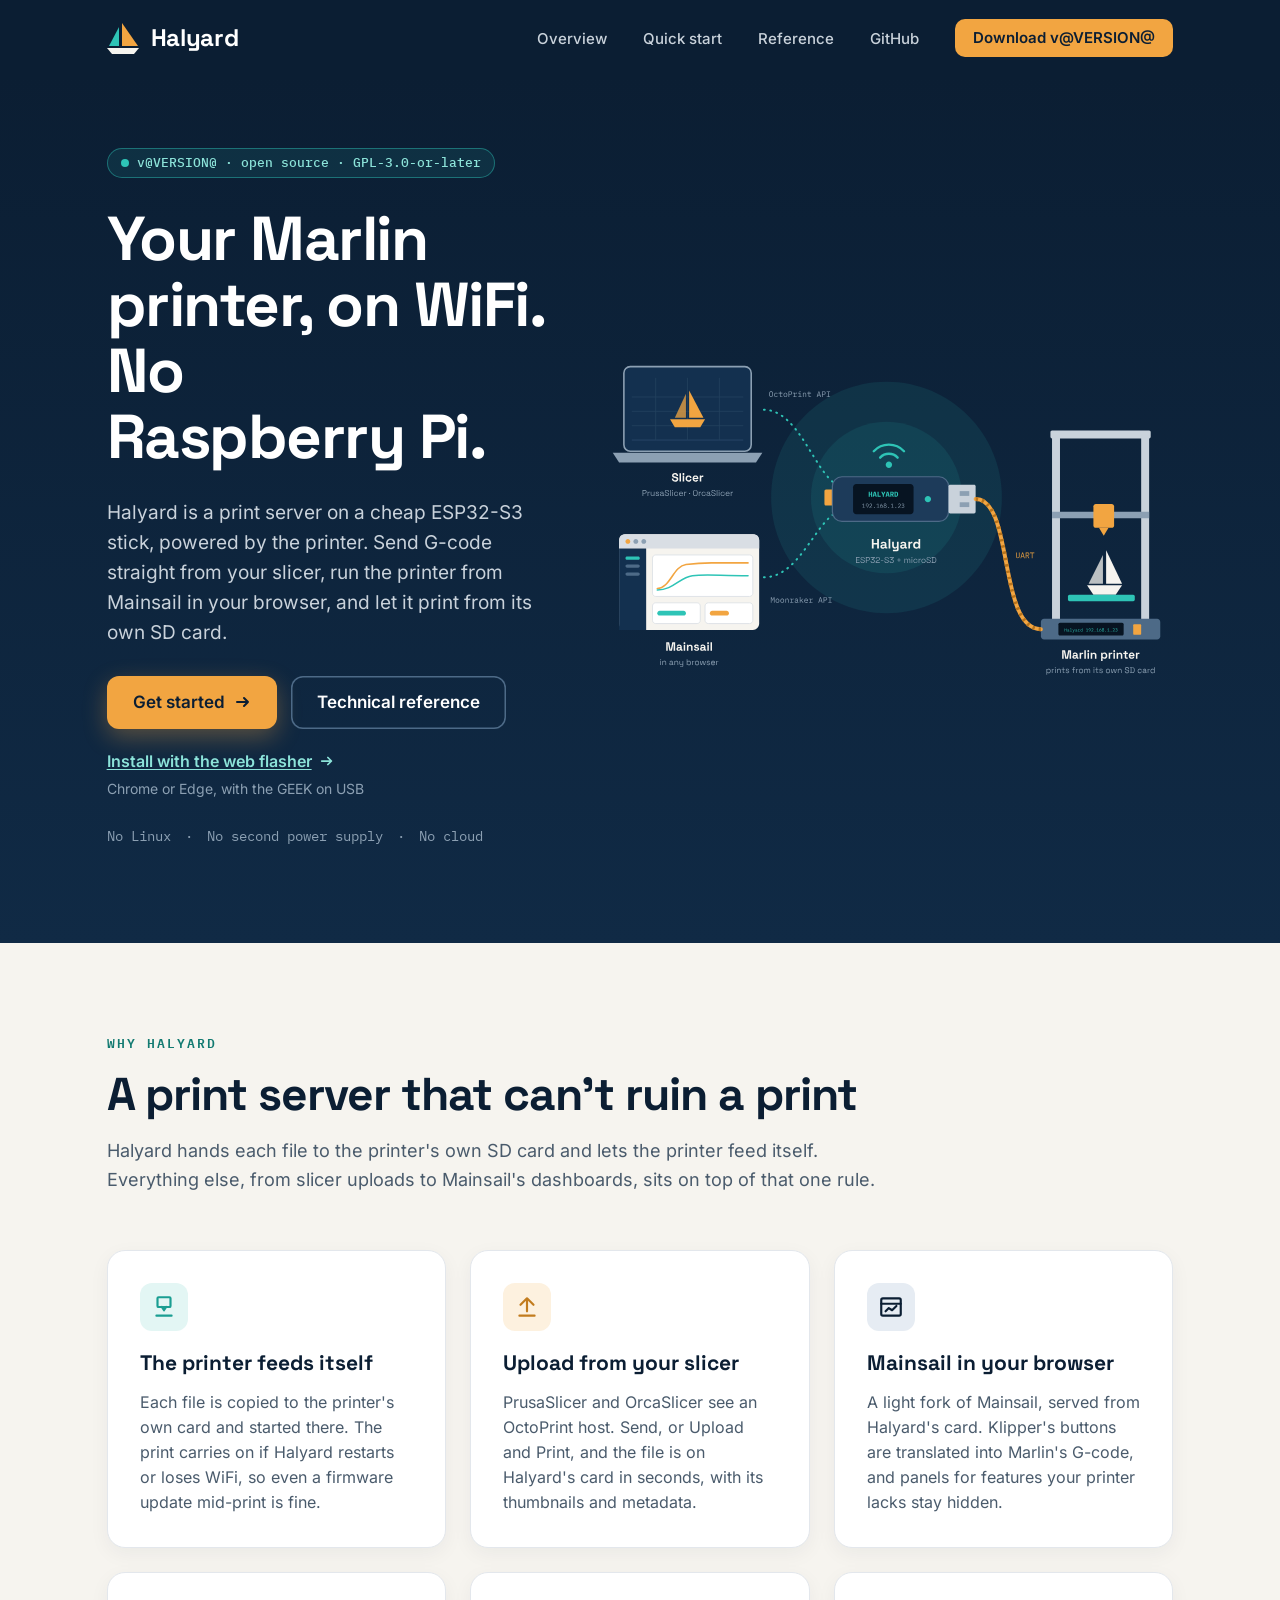
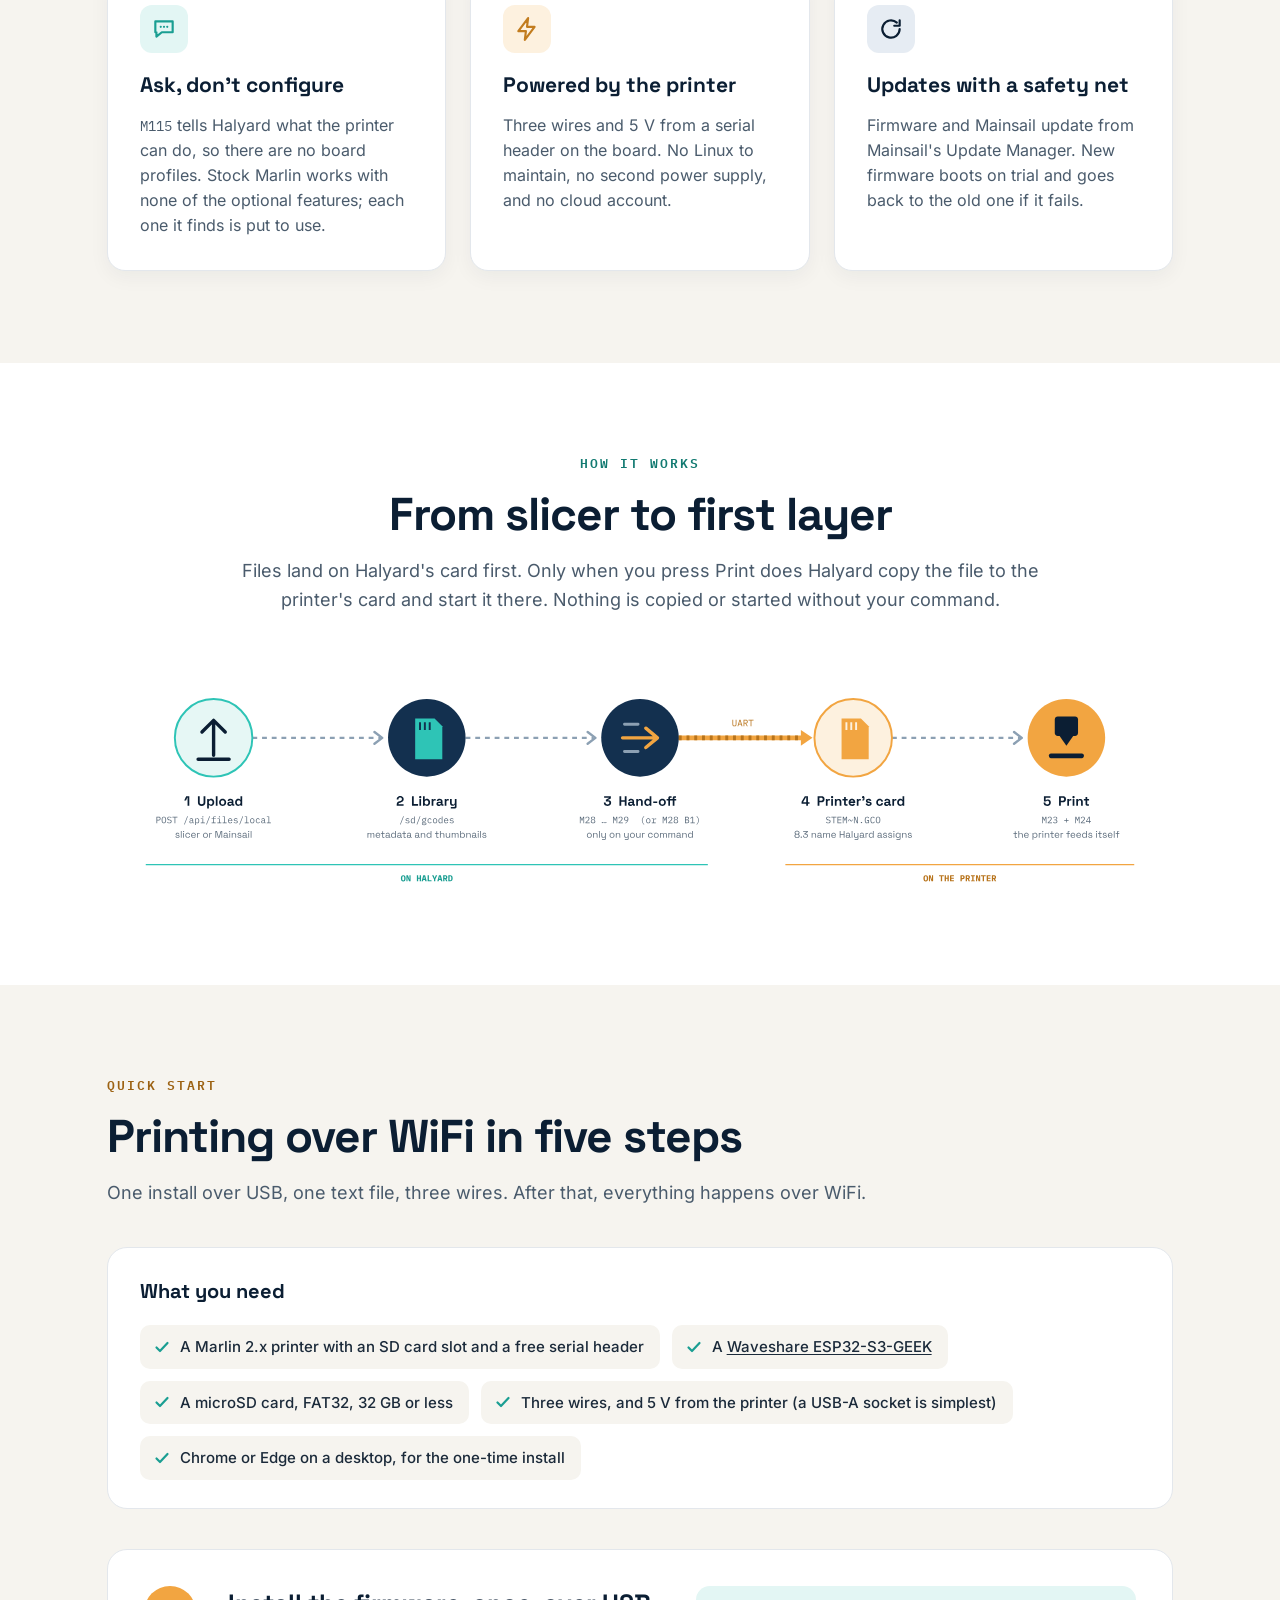
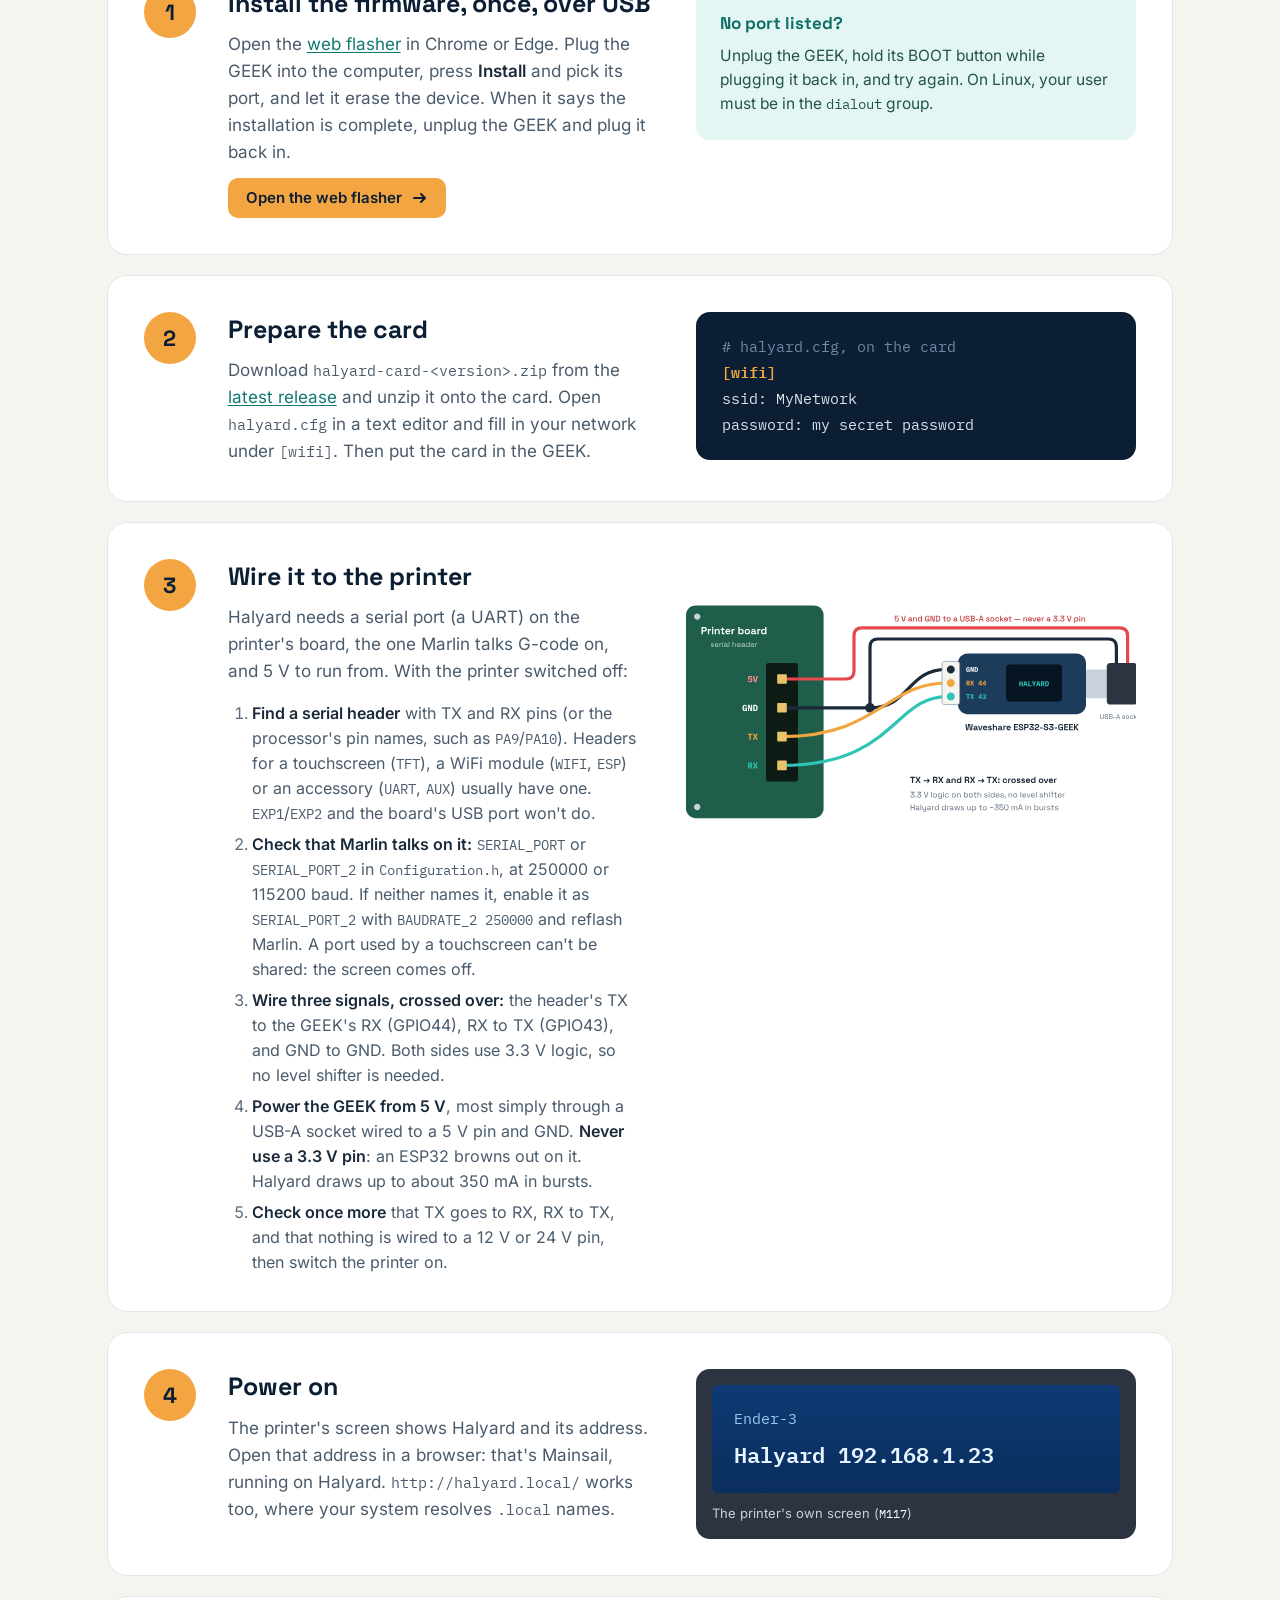
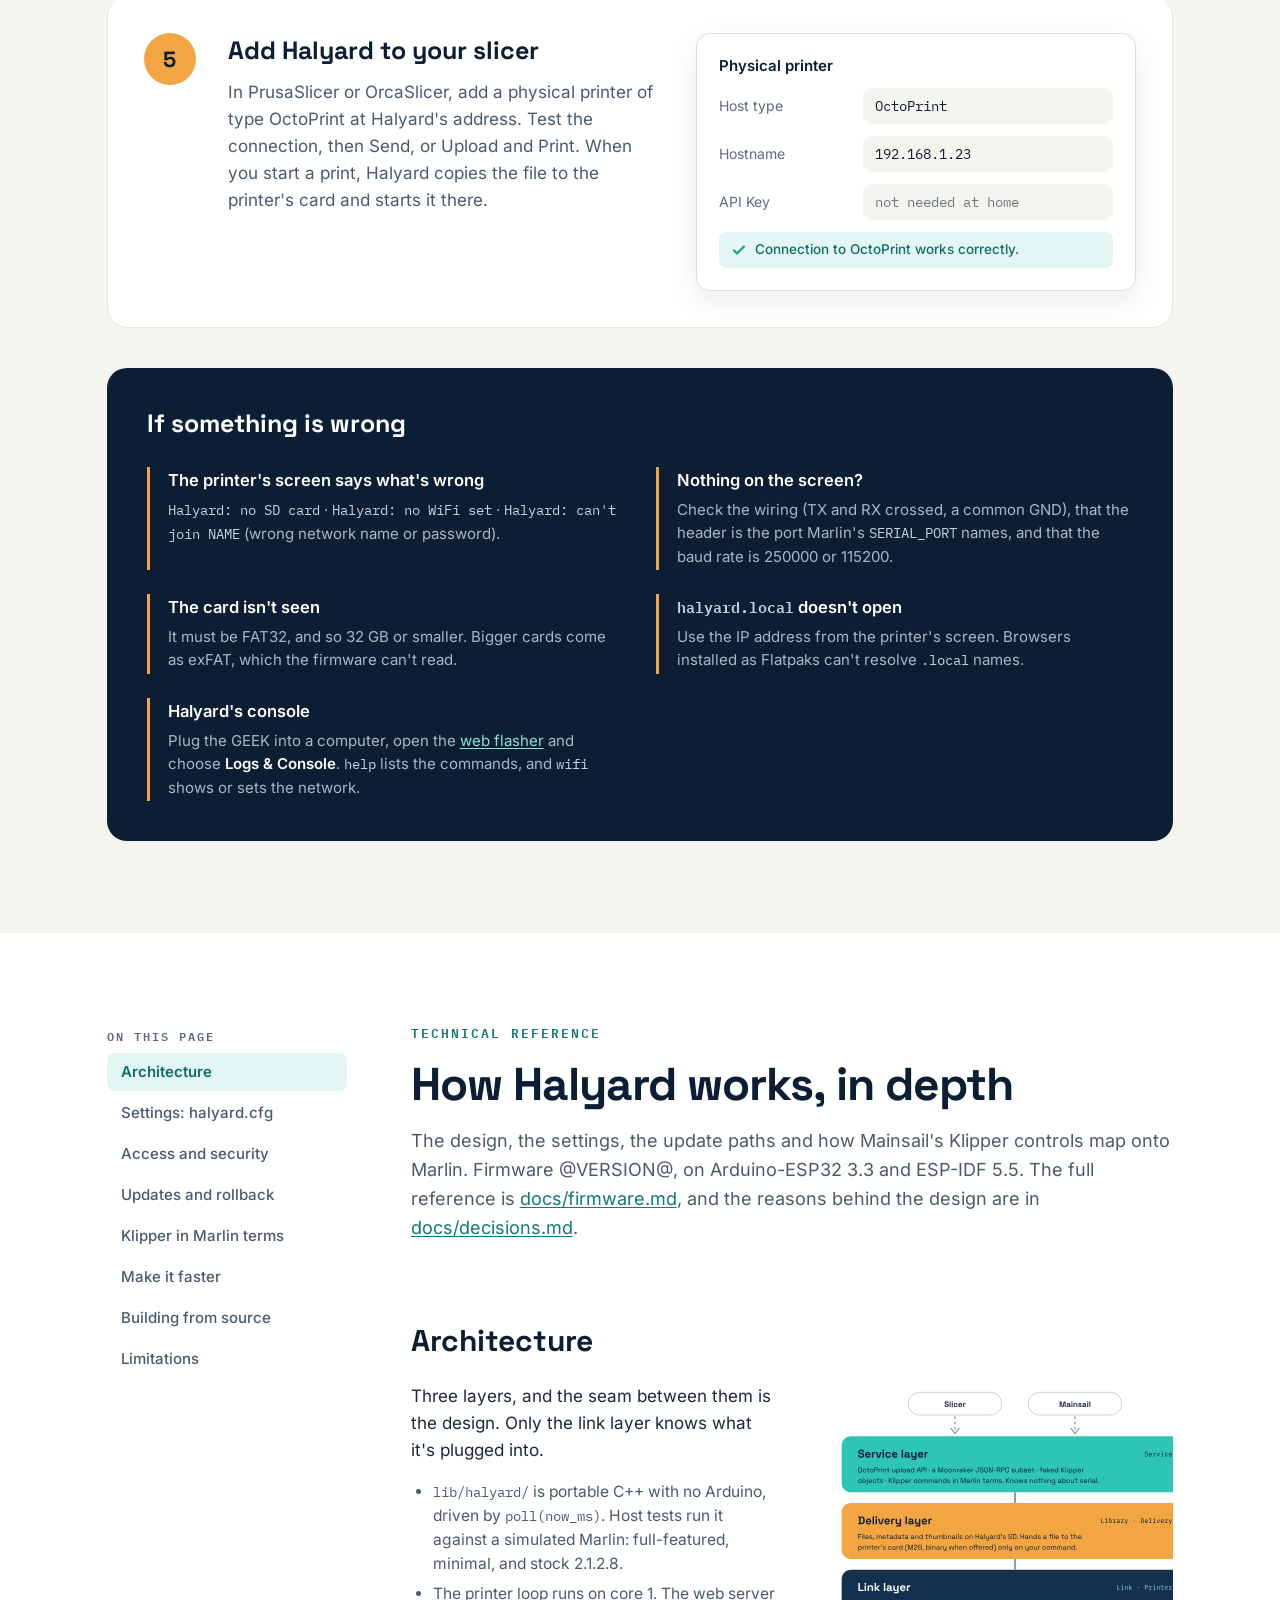
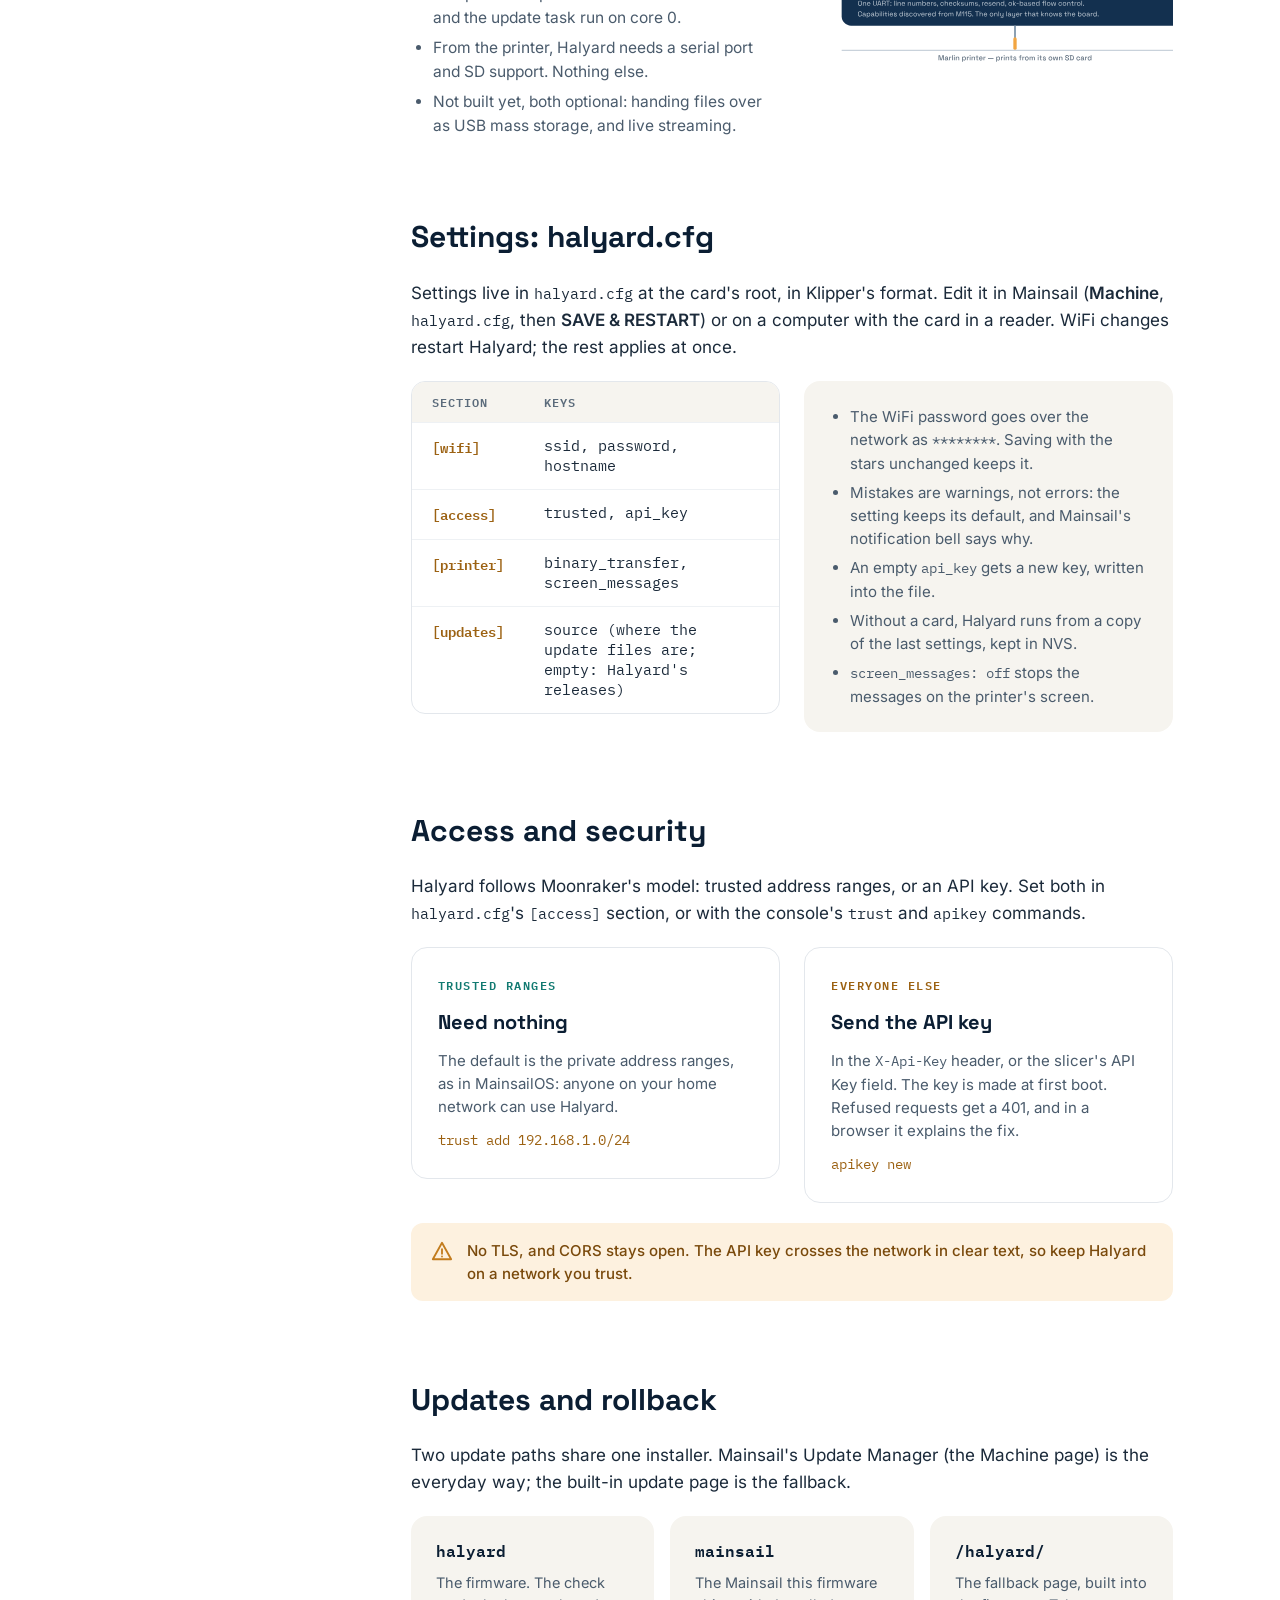
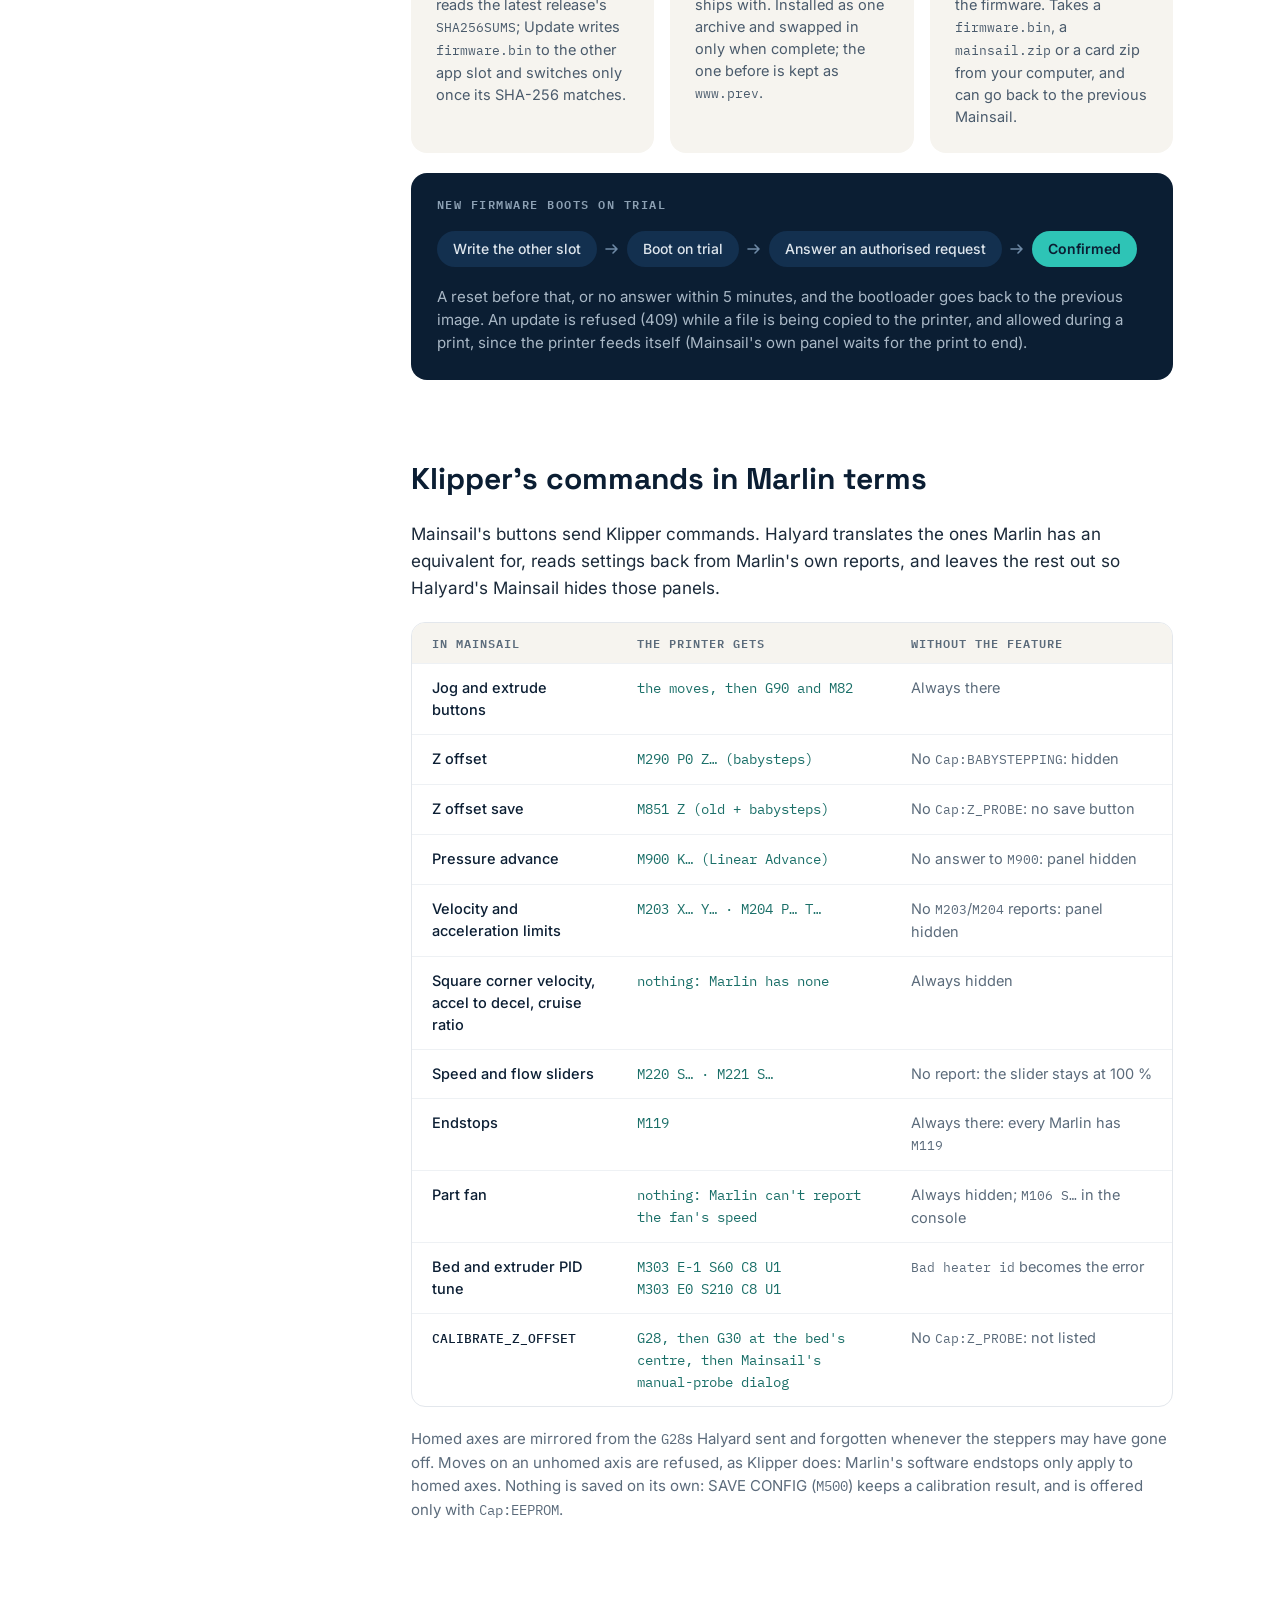
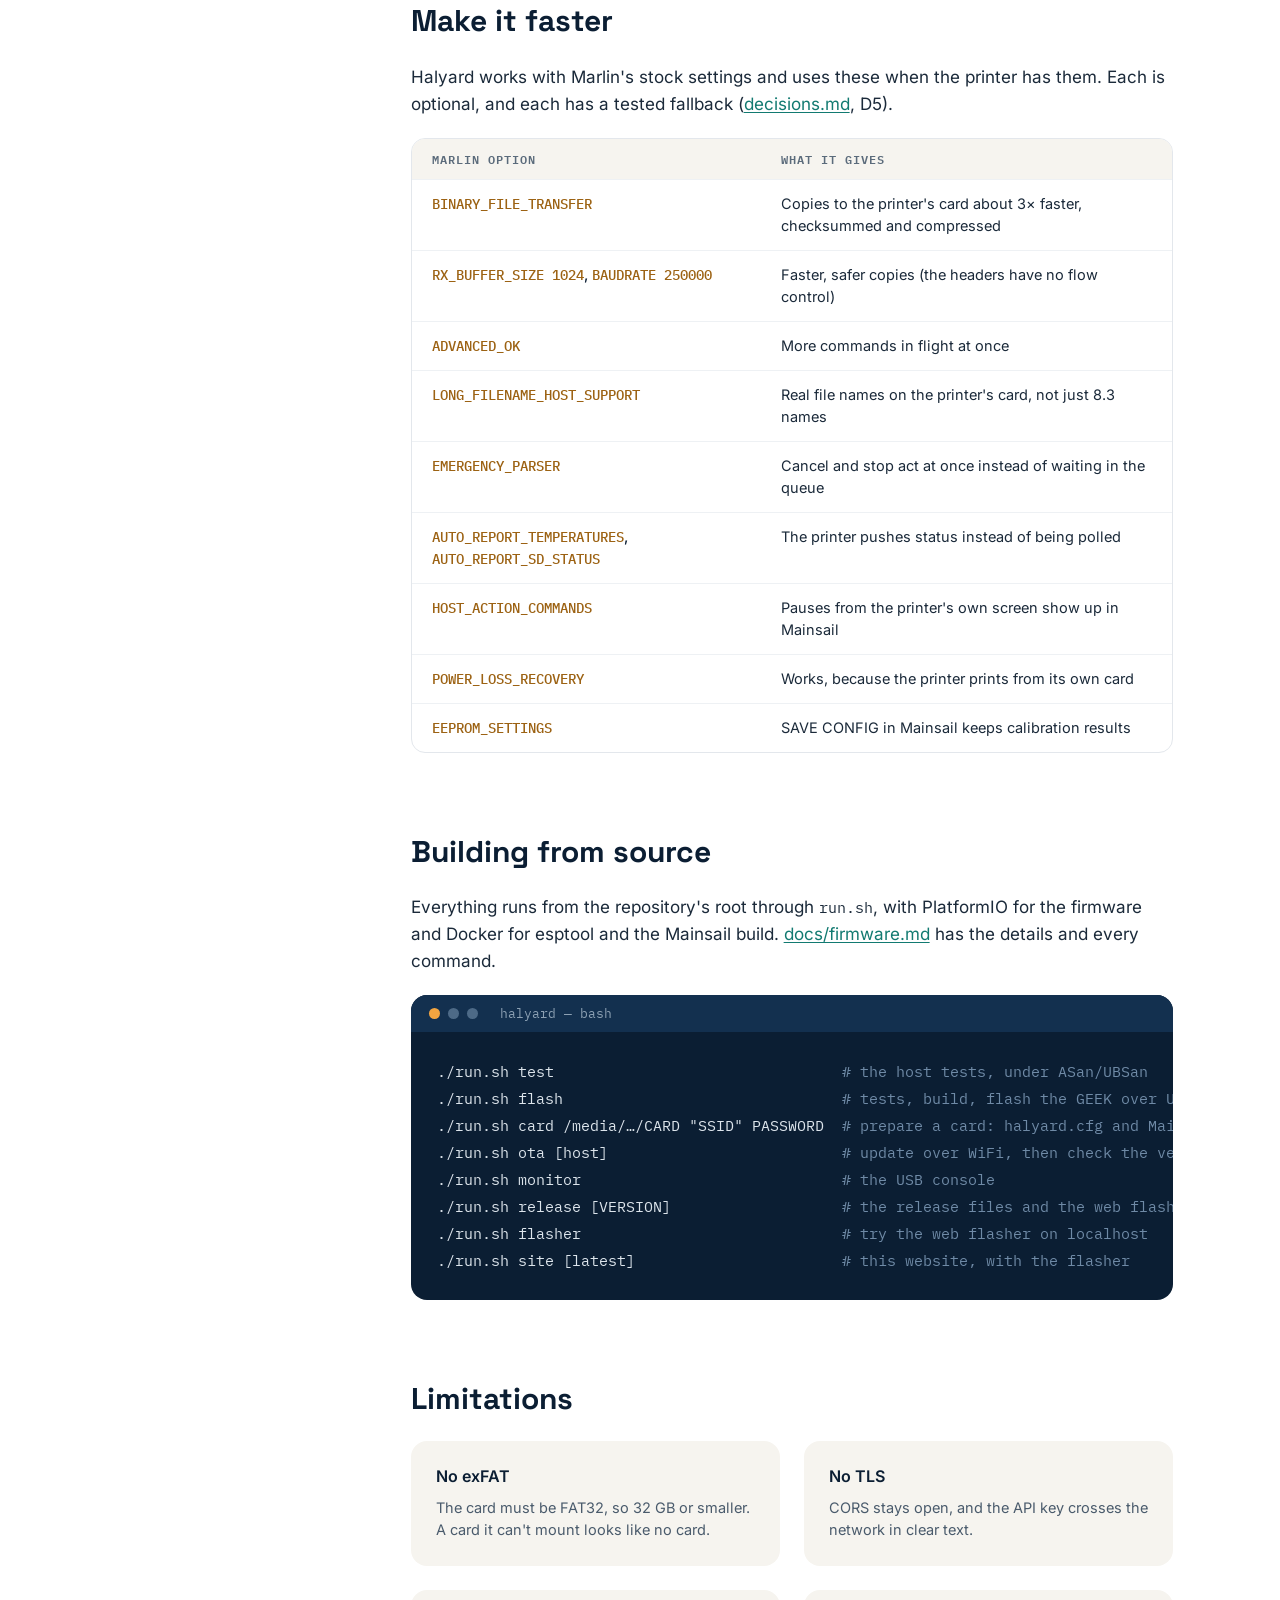
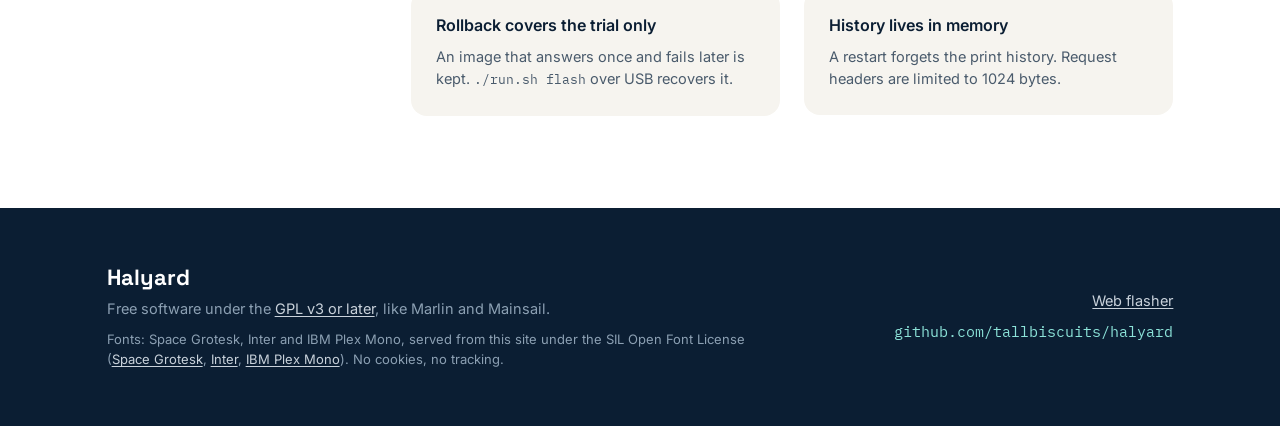
<file: site/index.html>
<!doctype html>
<!-- SPDX-License-Identifier: GPL-3.0-or-later -->
<!-- Halyard's website, the front page of GitHub Pages. Written by hand: no framework, no build
     step beyond ./run.sh site, which fills in @VERSION@ (the latest release's) and puts the web
     flasher beside it at flasher/. The content follows README.md and docs/firmware.md. -->
<html lang="en">
<head>
<meta charset="utf-8">
<meta name="viewport" content="width=device-width, initial-scale=1">
<title>Halyard: a WiFi print server for Marlin printers</title>
<meta name="description" content="Halyard is a WiFi print server for Marlin 3D printers on a cheap ESP32-S3 stick: send G-code from your slicer, run the printer from Mainsail, and let it print from its own SD card. No Raspberry Pi.">
<meta name="theme-color" content="#0B1E33">
<link rel="icon" href="img/mark.svg" type="image/svg+xml">
<link rel="preload" href="fonts/inter-latin-400-normal.woff2" as="font" type="font/woff2" crossorigin>
<link rel="preload" href="fonts/space-grotesk-latin-700-normal.woff2" as="font" type="font/woff2" crossorigin>
<link rel="stylesheet" href="style.css">
</head>
<body>
<a class="skip" href="#main">Skip to the content</a>

<header class="nav">
  <div class="wrap nav-row">
    <a class="brand" href="#top" aria-label="Halyard, back to the top">
      <img src="img/mark.svg" width="32" height="32" alt="">
      <span>Halyard</span>
    </a>
    <nav aria-label="Main">
      <ul class="nav-links">
        <li><a href="#overview">Overview</a></li>
        <li><a href="#quick-start">Quick start</a></li>
        <li><a href="#reference">Reference</a></li>
        <li><a href="https://github.com/tallbiscuits/halyard">GitHub</a></li>
      </ul>
    </nav>
    <a class="btn btn-small" href="https://github.com/tallbiscuits/halyard/releases/latest">Download v@VERSION@</a>
  </div>
</header>

<main id="main">

<section class="hero" id="top">
  <div class="wrap hero-row">
    <div class="hero-text">
      <p class="pill"><span class="dot" aria-hidden="true"></span>v@VERSION@ · open source · GPL-3.0-or-later</p>
      <h1>Your Marlin printer, on WiFi. No Raspberry&nbsp;Pi.</h1>
      <p class="lead">Halyard is a print server on a cheap ESP32-S3 stick, powered by the printer.
        Send G-code straight from your slicer, run the printer from Mainsail in your browser, and
        let it print from its own SD card.</p>
      <div class="ctas">
        <a class="btn btn-primary" href="#quick-start">Get started
          <svg class="arrow" viewBox="0 0 16 16" aria-hidden="true"><path d="M2 8h11M9 4l4 4-4 4"/></svg></a>
        <a class="btn btn-secondary" href="#reference">Technical reference</a>
      </div>
      <p class="flasher-link"><a href="flasher/">Install with the web flasher
        <svg class="arrow" viewBox="0 0 16 16" aria-hidden="true"><path d="M2 8h11M9 4l4 4-4 4"/></svg></a>
        <span>Chrome or Edge, with the GEEK on USB</span></p>
      <p class="nots"><span>No Linux</span><span aria-hidden="true">·</span><span>No second power supply</span><span aria-hidden="true">·</span><span>No cloud</span></p>
    </div>
    <figure class="hero-art">
      <img src="img/illustration-hero.svg" width="720" height="460"
        alt="A slicer (PrusaSlicer, OrcaSlicer) talks to Halyard through the OctoPrint API, and Mainsail in any browser through the Moonraker API, both over WiFi. Halyard, an ESP32-S3 stick with a microSD card, is wired by UART to the Marlin printer, which prints from its own SD card.">
    </figure>
  </div>
</section>

<section class="band band-sand" id="overview" aria-labelledby="overview-h">
  <div class="wrap">
    <header class="section-head">
      <p class="eyebrow teal">Why Halyard</p>
      <h2 id="overview-h">A print server that can’t ruin a print</h2>
      <p class="intro">Halyard hands each file to the printer's own SD card and lets the printer feed
        itself. Everything else, from slicer uploads to Mainsail's dashboards, sits on top of that
        one rule.</p>
    </header>
    <ul class="cards" role="list">
      <li class="card">
        <span class="icon icon-teal" aria-hidden="true"><svg viewBox="0 0 24 24"><rect x="6" y="3" width="12" height="9" rx="1"/><path d="M10 12l2 3 2-3M5 20h14"/></svg></span>
        <h3>The printer feeds itself</h3>
        <p>Each file is copied to the printer's own card and started there. The print carries on if
          Halyard restarts or loses WiFi, so even a firmware update mid-print is fine.</p>
      </li>
      <li class="card">
        <span class="icon icon-orange" aria-hidden="true"><svg viewBox="0 0 24 24"><path d="M12 16V4M6 10l6-6 6 6M5 20h14"/></svg></span>
        <h3>Upload from your slicer</h3>
        <p>PrusaSlicer and OrcaSlicer see an OctoPrint host. Send, or Upload and Print, and the file
          is on Halyard's card in seconds, with its thumbnails and metadata.</p>
      </li>
      <li class="card">
        <span class="icon icon-navy" aria-hidden="true"><svg viewBox="0 0 24 24"><rect x="3" y="4" width="18" height="16" rx="1.5"/><path d="M3 9h18M7 16l3-3 3 2 4-4"/></svg></span>
        <h3>Mainsail in your browser</h3>
        <p>A light fork of Mainsail, served from Halyard's card. Klipper's buttons are translated
          into Marlin's G-code, and panels for features your printer lacks stay hidden.</p>
      </li>
      <li class="card">
        <span class="icon icon-teal" aria-hidden="true"><svg viewBox="0 0 24 24"><path d="M4 5h16v10H10l-5 4v-4H4z"/><path d="M9 10h.01M12 10h.01M15 10h.01"/></svg></span>
        <h3>Ask, don’t configure</h3>
        <p><code>M115</code> tells Halyard what the printer can do, so there are no board profiles.
          Stock Marlin works with none of the optional features; each one it finds is put to
          use.</p>
      </li>
      <li class="card">
        <span class="icon icon-orange" aria-hidden="true"><svg viewBox="0 0 24 24"><path d="M13 2L4 14h7l-1 8 9-12h-7z"/></svg></span>
        <h3>Powered by the printer</h3>
        <p>Three wires and 5 V from a serial header on the board. No Linux to maintain, no second
          power supply, and no cloud account.</p>
      </li>
      <li class="card">
        <span class="icon icon-navy" aria-hidden="true"><svg viewBox="0 0 24 24"><path d="M20 12a8 8 0 1 1-2.6-5.9"/><path d="M20 4v5h-5"/></svg></span>
        <h3>Updates with a safety net</h3>
        <p>Firmware and Mainsail update from Mainsail's Update Manager. New firmware boots on trial
          and goes back to the old one if it fails.</p>
      </li>
    </ul>
  </div>
</section>

<section class="band band-white" id="how" aria-labelledby="how-h">
  <div class="wrap">
    <header class="section-head centered">
      <p class="eyebrow teal">How it works</p>
      <h2 id="how-h">From slicer to first layer</h2>
      <p class="intro">Files land on Halyard's card first. Only when you press Print does Halyard copy
        the file to the printer's card and start it there. Nothing is copied or started without
        your command.</p>
    </header>
    <figure class="art-wide scroll-x">
      <img src="img/illustration-handoff.svg" width="1100" height="230"
        alt="Five steps. On Halyard: 1, Upload, POST /api/files/local from the slicer or Mainsail; 2, Library, /sd/gcodes with metadata and thumbnails; 3, Hand-off over UART, M28 to M29 or M28 B1, only on your command. On the printer: 4, the printer's card, under an 8.3 name Halyard assigns (STEM~N.GCO); 5, Print, M23 and M24, and the printer feeds itself.">
    </figure>
  </div>
</section>

<section class="band band-sand" id="quick-start" aria-labelledby="qs-h">
  <div class="wrap">
    <header class="section-head">
      <p class="eyebrow orange">Quick start</p>
      <h2 id="qs-h">Printing over WiFi in five steps</h2>
      <p class="intro">One install over USB, one text file, three wires. After that, everything
        happens over WiFi.</p>
    </header>

    <div class="panel need">
      <h3>What you need</h3>
      <ul class="chips" role="list">
        <li>A Marlin 2.x printer with an SD card slot and a free serial header</li>
        <li><span>A <a href="https://www.waveshare.com/wiki/ESP32-S3-GEEK">Waveshare ESP32-S3-GEEK</a></span></li>
        <li>A microSD card, FAT32, 32 GB or less</li>
        <li>Three wires, and 5 V from the printer (a USB-A socket is simplest)</li>
        <li>Chrome or Edge on a desktop, for the one-time install</li>
      </ul>
    </div>

    <ol class="steps" role="list">
      <li class="step" id="step-1">
        <span class="num" aria-hidden="true">1</span>
        <div class="step-body">
          <h3>Install the firmware, once, over USB</h3>
          <p>Open the <a href="flasher/">web flasher</a> in Chrome or Edge. Plug the GEEK into the
            computer, press <b>Install</b> and pick its port, and let it erase the device. When it
            says the installation is complete, unplug the GEEK and plug it back in.</p>
          <p><a class="btn btn-primary btn-mid" href="flasher/">Open the web flasher
            <svg class="arrow" viewBox="0 0 16 16" aria-hidden="true"><path d="M2 8h11M9 4l4 4-4 4"/></svg></a></p>
        </div>
        <aside class="tip">
          <h4>No port listed?</h4>
          <p>Unplug the GEEK, hold its BOOT button while plugging it back in, and try again. On
            Linux, your user must be in the <code>dialout</code> group.</p>
        </aside>
      </li>

      <li class="step" id="step-2">
        <span class="num" aria-hidden="true">2</span>
        <div class="step-body">
          <h3>Prepare the card</h3>
          <p>Download <code>halyard-card-&lt;version&gt;.zip</code> from the
            <a href="https://github.com/tallbiscuits/halyard/releases/latest">latest release</a> and
            unzip it onto the card. Open <code>halyard.cfg</code> in a text editor and fill in your
            network under <code>[wifi]</code>. Then put the card in the GEEK.</p>
        </div>
        <pre class="code"><code><span class="c"># halyard.cfg, on the card</span>
<span class="k">[wifi]</span>
ssid: MyNetwork
password: my secret password</code></pre>
      </li>

      <li class="step step-wide" id="step-3">
        <span class="num" aria-hidden="true">3</span>
        <div class="step-body">
          <h3>Wire it to the printer</h3>
          <p>Halyard needs a serial port (a UART) on the printer's board, the one Marlin talks G-code
            on, and 5 V to run from. With the printer switched off:</p>
          <ol class="sub">
            <li><b>Find a serial header</b> with TX and RX pins (or the processor's pin names, such
              as <code>PA9</code>/<code>PA10</code>). Headers for a touchscreen (<code>TFT</code>),
              a WiFi module (<code>WIFI</code>, <code>ESP</code>) or an accessory
              (<code>UART</code>, <code>AUX</code>) usually have one. <code>EXP1</code>/<code>EXP2</code>
              and the board's USB port won't do.</li>
            <li><b>Check that Marlin talks on it:</b> <code>SERIAL_PORT</code> or
              <code>SERIAL_PORT_2</code> in <code>Configuration.h</code>, at 250000 or 115200 baud.
              If neither names it, enable it as <code>SERIAL_PORT_2</code> with
              <code>BAUDRATE_2 250000</code> and reflash Marlin. A port used by a touchscreen can't
              be shared: the screen comes off.</li>
            <li><b>Wire three signals, crossed over:</b> the header's TX to the GEEK's RX (GPIO44),
              RX to TX (GPIO43), and GND to GND. Both sides use 3.3 V logic, so no level shifter is
              needed.</li>
            <li><b>Power the GEEK from 5 V</b>, most simply through a USB-A socket wired to a 5 V pin
              and GND. <b>Never use a 3.3 V pin</b>: an ESP32 browns out on it. Halyard draws up to
              about 350 mA in bursts.</li>
            <li><b>Check once more</b> that TX goes to RX, RX to TX, and that nothing is wired to a
              12 V or 24 V pin, then switch the printer on.</li>
          </ol>
        </div>
        <figure class="step-art scroll-x">
          <img src="img/illustration-wiring.svg" width="600" height="320"
            alt="Wiring: the printer board's serial header has 5V, GND, TX and RX pins. 5 V and GND go to a USB-A socket that the GEEK plugs into, never a 3.3 V pin. The header's TX goes to the GEEK's RX (GPIO44) and RX to its TX (GPIO43), crossed over. 3.3 V logic on both sides, no level shifter; Halyard draws up to about 350 mA in bursts.">
        </figure>
      </li>

      <li class="step" id="step-4">
        <span class="num" aria-hidden="true">4</span>
        <div class="step-body">
          <h3>Power on</h3>
          <p>The printer's screen shows Halyard and its address. Open that address in a browser:
            that's Mainsail, running on Halyard. <code>http://halyard.local/</code> works too, where
            your system resolves <code>.local</code> names.</p>
        </div>
        <figure class="screen">
          <div class="lcd" aria-hidden="true"><span>Ender-3</span><b>Halyard 192.168.1.23</b></div>
          <figcaption>The printer's own screen (<code>M117</code>)</figcaption>
        </figure>
      </li>

      <li class="step" id="step-5">
        <span class="num" aria-hidden="true">5</span>
        <div class="step-body">
          <h3>Add Halyard to your slicer</h3>
          <p>In PrusaSlicer or OrcaSlicer, add a physical printer of type OctoPrint at Halyard's
            address. Test the connection, then Send, or Upload and Print. When you start a print,
            Halyard copies the file to the printer's card and starts it there.</p>
        </div>
        <figure class="dialog" aria-label="The slicer's physical printer settings">
          <p class="dialog-title">Physical printer</p>
          <dl>
            <div><dt>Host type</dt><dd>OctoPrint</dd></div>
            <div><dt>Hostname</dt><dd>192.168.1.23</dd></div>
            <div><dt>API Key</dt><dd class="ph">not needed at home</dd></div>
          </dl>
          <p class="ok"><svg viewBox="0 0 16 16" aria-hidden="true"><path d="M3 8.5l3 3 7-7"/></svg>Connection to OctoPrint works correctly.</p>
        </figure>
      </li>
    </ol>

    <section class="trouble" id="troubleshooting" aria-labelledby="trouble-h">
      <h3 id="trouble-h">If something is wrong</h3>
      <dl class="trouble-grid">
        <div><dt>The printer's screen says what's wrong</dt>
          <dd><code>Halyard: no SD card</code> · <code>Halyard: no WiFi set</code> ·
            <code>Halyard: can't join NAME</code> (wrong network name or password).</dd></div>
        <div><dt>Nothing on the screen?</dt>
          <dd>Check the wiring (TX and RX crossed, a common GND), that the header is the port
            Marlin's <code>SERIAL_PORT</code> names, and that the baud rate is 250000 or 115200.</dd></div>
        <div><dt>The card isn't seen</dt>
          <dd>It must be FAT32, and so 32 GB or smaller. Bigger cards come as exFAT, which the
            firmware can't read.</dd></div>
        <div><dt><code>halyard.local</code> doesn't open</dt>
          <dd>Use the IP address from the printer's screen. Browsers installed as Flatpaks can't
            resolve <code>.local</code> names.</dd></div>
        <div><dt>Halyard's console</dt>
          <dd>Plug the GEEK into a computer, open the <a href="flasher/">web flasher</a> and choose
            <b>Logs &amp; Console</b>. <code>help</code> lists the commands, and <code>wifi</code>
            shows or sets the network.</dd></div>
      </dl>
    </section>
  </div>
</section>

<section class="band band-white" id="reference" aria-labelledby="ref-h">
  <div class="wrap ref">
    <nav class="sidebar" aria-labelledby="toc-h">
      <p class="toc-h" id="toc-h">On this page</p>
      <ul>
        <li><a href="#architecture">Architecture</a></li>
        <li><a href="#settings">Settings: halyard.cfg</a></li>
        <li><a href="#access">Access and security</a></li>
        <li><a href="#updates">Updates and rollback</a></li>
        <li><a href="#klipper">Klipper in Marlin terms</a></li>
        <li><a href="#faster">Make it faster</a></li>
        <li><a href="#building">Building from source</a></li>
        <li><a href="#limitations">Limitations</a></li>
      </ul>
    </nav>

    <div class="ref-content">
      <header class="section-head">
        <p class="eyebrow teal">Technical reference</p>
        <h2 id="ref-h">How Halyard works, in depth</h2>
        <p class="intro">The design, the settings, the update paths and how Mainsail's Klipper
          controls map onto Marlin. Firmware @VERSION@, on Arduino-ESP32 3.3 and ESP-IDF 5.5. The
          full reference is <a href="https://github.com/tallbiscuits/halyard/blob/main/docs/firmware.md">docs/firmware.md</a>,
          and the reasons behind the design are in
          <a href="https://github.com/tallbiscuits/halyard/blob/main/docs/decisions.md">docs/decisions.md</a>.</p>
      </header>

      <section class="ref-sec" id="architecture" aria-labelledby="arch-h">
        <h3 id="arch-h">Architecture</h3>
        <div class="two">
          <div>
            <p class="lead-dark">Three layers, and the seam between them is the design. Only the link
              layer knows what it's plugged into.</p>
            <ul class="bullets">
              <li><code>lib/halyard/</code> is portable C++ with no Arduino, driven by
                <code>poll(now_ms)</code>. Host tests run it against a simulated Marlin:
                full-featured, minimal, and stock 2.1.2.8.</li>
              <li>The printer loop runs on core 1. The web server and the update task run on
                core 0.</li>
              <li>From the printer, Halyard needs a serial port and SD support. Nothing else.</li>
              <li>Not built yet, both optional: handing files over as USB mass storage, and live
                streaming.</li>
            </ul>
          </div>
          <figure class="scroll-x layers">
            <img src="img/illustration-layers.svg" width="600" height="420"
              alt="Three stacked layers between the slicer and Mainsail above and the Marlin printer below. Service layer (Service): the OctoPrint upload API, a Moonraker JSON-RPC subset, faked Klipper objects and Klipper commands in Marlin terms; it knows nothing about serial. Delivery layer (Library, Delivery): files, metadata and thumbnails on Halyard's SD; it hands a file to the printer's card (M28, binary when offered) only on your command. Link layer (Link, Printer): one UART with line numbers, checksums, resend and ok-based flow control; capabilities discovered from M115; the only layer that knows the board.">
          </figure>
        </div>
      </section>

      <section class="ref-sec" id="settings" aria-labelledby="settings-h">
        <h3 id="settings-h">Settings: halyard.cfg</h3>
        <p>Settings live in <code>halyard.cfg</code> at the card's root, in Klipper's format. Edit it
          in Mainsail (<b>Machine</b>, <code>halyard.cfg</code>, then <b>SAVE &amp; RESTART</b>) or on
          a computer with the card in a reader. WiFi changes restart Halyard; the rest applies at
          once.</p>
        <div class="two even">
          <div class="table-wrap">
            <table>
              <thead><tr><th scope="col">Section</th><th scope="col">Keys</th></tr></thead>
              <tbody>
                <tr><th scope="row"><code class="key">[wifi]</code></th><td><code>ssid, password, hostname</code></td></tr>
                <tr><th scope="row"><code class="key">[access]</code></th><td><code>trusted, api_key</code></td></tr>
                <tr><th scope="row"><code class="key">[printer]</code></th><td><code>binary_transfer, screen_messages</code></td></tr>
                <tr><th scope="row"><code class="key">[updates]</code></th><td><code>source</code> (where the update files are; empty: Halyard's releases)</td></tr>
              </tbody>
            </table>
          </div>
          <ul class="notes">
            <li>The WiFi password goes over the network as <code>********</code>. Saving with the
              stars unchanged keeps it.</li>
            <li>Mistakes are warnings, not errors: the setting keeps its default, and Mainsail's
              notification bell says why.</li>
            <li>An empty <code>api_key</code> gets a new key, written into the file.</li>
            <li>Without a card, Halyard runs from a copy of the last settings, kept in NVS.</li>
            <li><code>screen_messages: off</code> stops the messages on the printer's screen.</li>
          </ul>
        </div>
      </section>

      <section class="ref-sec" id="access" aria-labelledby="access-h">
        <h3 id="access-h">Access and security</h3>
        <p>Halyard follows Moonraker's model: trusted address ranges, or an API key. Set both in
          <code>halyard.cfg</code>'s <code>[access]</code> section, or with the console's
          <code>trust</code> and <code>apikey</code> commands.</p>
        <div class="two even">
          <div class="box">
            <p class="eyebrow teal small">Trusted ranges</p>
            <h4>Need nothing</h4>
            <p>The default is the private address ranges, as in MainsailOS: anyone on your home
              network can use Halyard.</p>
            <p class="cmd"><code>trust add 192.168.1.0/24</code></p>
          </div>
          <div class="box">
            <p class="eyebrow orange small">Everyone else</p>
            <h4>Send the API key</h4>
            <p>In the <code>X-Api-Key</code> header, or the slicer's API Key field. The key is made
              at first boot. Refused requests get a 401, and in a browser it explains the fix.</p>
            <p class="cmd"><code>apikey new</code></p>
          </div>
        </div>
        <p class="callout"><svg viewBox="0 0 24 24" aria-hidden="true"><path d="M12 3l10 18H2z"/><path d="M12 10v5M12 18h.01"/></svg>
          <span>No TLS, and CORS stays open. The API key crosses the network in clear text, so keep
          Halyard on a network you trust.</span></p>
      </section>

      <section class="ref-sec" id="updates" aria-labelledby="updates-h">
        <h3 id="updates-h">Updates and rollback</h3>
        <p>Two update paths share one installer. Mainsail's Update Manager (the Machine page) is the
          everyday way; the built-in update page is the fallback.</p>
        <div class="three">
          <div class="box sand">
            <h4 class="mono">halyard</h4>
            <p>The firmware. The check reads the latest release's <code>SHA256SUMS</code>; Update
              writes <code>firmware.bin</code> to the other app slot and switches only once its
              SHA-256 matches.</p>
          </div>
          <div class="box sand">
            <h4 class="mono">mainsail</h4>
            <p>The Mainsail this firmware ships with. Installed as one archive and swapped in only
              when complete; the one before is kept as <code>www.prev</code>.</p>
          </div>
          <div class="box sand">
            <h4 class="mono">/halyard/</h4>
            <p>The fallback page, built into the firmware. Takes a <code>firmware.bin</code>, a
              <code>mainsail.zip</code> or a card zip from your computer, and can go back to the
              previous Mainsail.</p>
          </div>
        </div>
        <div class="trial">
          <p class="eyebrow small">New firmware boots on trial</p>
          <ol class="flow" role="list">
            <li>Write the other slot</li>
            <li>Boot on trial</li>
            <li>Answer an authorised request</li>
            <li class="done">Confirmed</li>
          </ol>
          <p>A reset before that, or no answer within 5 minutes, and the bootloader goes back to the
            previous image. An update is refused (409) while a file is being copied to the printer,
            and allowed during a print, since the printer feeds itself (Mainsail's own panel waits
            for the print to end).</p>
        </div>
      </section>

      <section class="ref-sec" id="klipper" aria-labelledby="klipper-h">
        <h3 id="klipper-h">Klipper’s commands in Marlin terms</h3>
        <p>Mainsail's buttons send Klipper commands. Halyard translates the ones Marlin has an
          equivalent for, reads settings back from Marlin's own reports, and leaves the rest out so
          Halyard's Mainsail hides those panels.</p>
        <div class="table-wrap">
          <table class="wide">
            <thead><tr><th scope="col">In Mainsail</th><th scope="col">The printer gets</th><th scope="col">Without the feature</th></tr></thead>
            <tbody>
              <tr><th scope="row">Jog and extrude buttons</th><td><code class="g">the moves, then G90 and M82</code></td><td>Always there</td></tr>
              <tr><th scope="row">Z offset</th><td><code class="g">M290 P0 Z…</code> (babysteps)</td><td>No <code>Cap:BABYSTEPPING</code>: hidden</td></tr>
              <tr><th scope="row">Z offset save</th><td><code class="g">M851 Z</code> (old + babysteps)</td><td>No <code>Cap:Z_PROBE</code>: no save button</td></tr>
              <tr><th scope="row">Pressure advance</th><td><code class="g">M900 K…</code> (Linear Advance)</td><td>No answer to <code>M900</code>: panel hidden</td></tr>
              <tr><th scope="row">Velocity and acceleration limits</th><td><code class="g">M203 X… Y…</code> · <code class="g">M204 P… T…</code></td><td>No <code>M203</code>/<code>M204</code> reports: panel hidden</td></tr>
              <tr><th scope="row">Square corner velocity, accel to decel, cruise ratio</th><td>nothing: Marlin has none</td><td>Always hidden</td></tr>
              <tr><th scope="row">Speed and flow sliders</th><td><code class="g">M220 S…</code> · <code class="g">M221 S…</code></td><td>No report: the slider stays at 100 %</td></tr>
              <tr><th scope="row">Endstops</th><td><code class="g">M119</code></td><td>Always there: every Marlin has <code>M119</code></td></tr>
              <tr><th scope="row">Part fan</th><td>nothing: Marlin can't report the fan's speed</td><td>Always hidden; <code>M106 S…</code> in the console</td></tr>
              <tr><th scope="row">Bed and extruder PID tune</th><td><code class="g">M303 E-1 S60 C8 U1</code><br><code class="g">M303 E0 S210 C8 U1</code></td><td><code>Bad heater id</code> becomes the error</td></tr>
              <tr><th scope="row"><code>CALIBRATE_Z_OFFSET</code></th><td><code class="g">G28</code>, then <code class="g">G30</code> at the bed's centre, then Mainsail's manual-probe dialog</td><td>No <code>Cap:Z_PROBE</code>: not listed</td></tr>
            </tbody>
          </table>
        </div>
        <p class="fine">Homed axes are mirrored from the <code>G28</code>s Halyard sent and forgotten
          whenever the steppers may have gone off. Moves on an unhomed axis are refused, as Klipper
          does: Marlin's software endstops only apply to homed axes. Nothing is saved on its own:
          SAVE CONFIG (<code>M500</code>) keeps a calibration result, and is offered only with
          <code>Cap:EEPROM</code>.</p>
      </section>

      <section class="ref-sec" id="faster" aria-labelledby="faster-h">
        <h3 id="faster-h">Make it faster</h3>
        <p>Halyard works with Marlin's stock settings and uses these when the printer has them. Each
          is optional, and each has a tested fallback
          (<a href="https://github.com/tallbiscuits/halyard/blob/main/docs/decisions.md">decisions.md</a>, D5).</p>
        <div class="table-wrap">
          <table class="wide">
            <thead><tr><th scope="col">Marlin option</th><th scope="col">What it gives</th></tr></thead>
            <tbody>
              <tr><th scope="row"><code class="key">BINARY_FILE_TRANSFER</code></th><td>Copies to the printer's card about 3× faster, checksummed and compressed</td></tr>
              <tr><th scope="row"><code class="key">RX_BUFFER_SIZE 1024</code>, <code class="key">BAUDRATE 250000</code></th><td>Faster, safer copies (the headers have no flow control)</td></tr>
              <tr><th scope="row"><code class="key">ADVANCED_OK</code></th><td>More commands in flight at once</td></tr>
              <tr><th scope="row"><code class="key">LONG_FILENAME_HOST_SUPPORT</code></th><td>Real file names on the printer's card, not just 8.3 names</td></tr>
              <tr><th scope="row"><code class="key">EMERGENCY_PARSER</code></th><td>Cancel and stop act at once instead of waiting in the queue</td></tr>
              <tr><th scope="row"><code class="key">AUTO_REPORT_TEMPERATURES</code>, <code class="key">AUTO_REPORT_SD_STATUS</code></th><td>The printer pushes status instead of being polled</td></tr>
              <tr><th scope="row"><code class="key">HOST_ACTION_COMMANDS</code></th><td>Pauses from the printer's own screen show up in Mainsail</td></tr>
              <tr><th scope="row"><code class="key">POWER_LOSS_RECOVERY</code></th><td>Works, because the printer prints from its own card</td></tr>
              <tr><th scope="row"><code class="key">EEPROM_SETTINGS</code></th><td>SAVE CONFIG in Mainsail keeps calibration results</td></tr>
            </tbody>
          </table>
        </div>
      </section>

      <section class="ref-sec" id="building" aria-labelledby="building-h">
        <h3 id="building-h">Building from source</h3>
        <p>Everything runs from the repository's root through <code>run.sh</code>, with PlatformIO
          for the firmware and Docker for esptool and the Mainsail build.
          <a href="https://github.com/tallbiscuits/halyard/blob/main/docs/firmware.md">docs/firmware.md</a>
          has the details and every command.</p>
        <div class="term">
          <div class="term-bar" aria-hidden="true"><i></i><i></i><i></i><span>halyard — bash</span></div>
<pre><code>./run.sh test                                <span class="c"># the host tests, under ASan/UBSan</span>
./run.sh flash                               <span class="c"># tests, build, flash the GEEK over USB</span>
./run.sh card /media/…/CARD "SSID" PASSWORD  <span class="c"># prepare a card: halyard.cfg and Mainsail</span>
./run.sh ota [host]                          <span class="c"># update over WiFi, then check the version</span>
./run.sh monitor                             <span class="c"># the USB console</span>
./run.sh release [VERSION]                   <span class="c"># the release files and the web flasher</span>
./run.sh flasher                             <span class="c"># try the web flasher on localhost</span>
./run.sh site [latest]                       <span class="c"># this website, with the flasher</span></code></pre>
        </div>
      </section>

      <section class="ref-sec" id="limitations" aria-labelledby="limits-h">
        <h3 id="limits-h">Limitations</h3>
        <div class="two even limits">
          <div class="box sand"><h4>No exFAT</h4><p>The card must be FAT32, so 32 GB or smaller. A
            card it can't mount looks like no card.</p></div>
          <div class="box sand"><h4>No TLS</h4><p>CORS stays open, and the API key crosses the network
            in clear text.</p></div>
          <div class="box sand"><h4>Rollback covers the trial only</h4><p>An image that answers once
            and fails later is kept. <code>./run.sh flash</code> over USB recovers it.</p></div>
          <div class="box sand"><h4>History lives in memory</h4><p>A restart forgets the print
            history. Request headers are limited to 1024 bytes.</p></div>
        </div>
      </section>
    </div>
  </div>
</section>

</main>

<footer class="footer">
  <div class="wrap footer-row">
    <div>
      <p class="footer-brand">Halyard</p>
      <p>Free software under the <a href="https://github.com/tallbiscuits/halyard/blob/main/LICENSE">GPL v3 or later</a>, like Marlin and Mainsail.</p>
      <p class="fonts">Fonts: Space Grotesk, Inter and IBM Plex Mono, served from this site under the
        SIL Open Font License (<a href="fonts/OFL-SpaceGrotesk.txt">Space Grotesk</a>,
        <a href="fonts/OFL-Inter.txt">Inter</a>, <a href="fonts/OFL-IBMPlexMono.txt">IBM Plex Mono</a>).
        No cookies, no tracking.</p>
    </div>
    <p class="footer-links"><a href="flasher/">Web flasher</a>
      <a class="mono" href="https://github.com/tallbiscuits/halyard">github.com/tallbiscuits/halyard</a></p>
  </div>
</footer>

<script>
// The sidebar marks the reference section in view. Without script it is a plain list of links.
(() => {
  const links = [...document.querySelectorAll('.sidebar a')];
  const secs = links.map(a => document.querySelector(a.getAttribute('href')));
  const mark = () => {
    let cur = 0;
    secs.forEach((s, i) => { if (s.getBoundingClientRect().top < innerHeight * 0.35) cur = i; });
    links.forEach((a, i) => i === cur ? a.setAttribute('aria-current', 'true') : a.removeAttribute('aria-current'));
  };
  addEventListener('scroll', mark, { passive: true });
  addEventListener('resize', mark);
  mark();
})();
</script>
</body>
</html>
</file>
<file: site/style.css>
/* SPDX-License-Identifier: GPL-3.0-or-later */
/* Halyard's website. The values follow design/halyard-website.figcraft (1440 px); below that
   the page reflows: one column of cards, the hero illustration under the text, wide tables
   and illustrations scrolling sideways. */

@font-face { font-family: "Space Grotesk"; font-weight: 700; font-display: swap;
  src: url(fonts/space-grotesk-latin-700-normal.woff2) format("woff2"); }
@font-face { font-family: "Inter"; font-weight: 400; font-display: swap;
  src: url(fonts/inter-latin-400-normal.woff2) format("woff2"); }
@font-face { font-family: "Inter"; font-weight: 500; font-display: swap;
  src: url(fonts/inter-latin-500-normal.woff2) format("woff2"); }
@font-face { font-family: "Inter"; font-weight: 600; font-display: swap;
  src: url(fonts/inter-latin-600-normal.woff2) format("woff2"); }
@font-face { font-family: "IBM Plex Mono"; font-weight: 400; font-display: swap;
  src: url(fonts/ibm-plex-mono-latin-400-normal.woff2) format("woff2"); }
@font-face { font-family: "IBM Plex Mono"; font-weight: 500; font-display: swap;
  src: url(fonts/ibm-plex-mono-latin-500-normal.woff2) format("woff2"); }
@font-face { font-family: "IBM Plex Mono"; font-weight: 600; font-display: swap;
  src: url(fonts/ibm-plex-mono-latin-600-normal.woff2) format("woff2"); }

:root {
  --navy: #0B1E33; --navy-2: #13304F; --navy-3: #1D3B5A; --slate: #4D6A87;
  --orange: #F2A541; --orange-deep: #C27C1E; --teal: #2EC4B6; --teal-deep: #1A9E92;
  --sand: #F6F4EF; --white: #FFFFFF; --line: #E3E7EC; --line-soft: #EEF1F4;
  --ink: #0B1E33; --ink-2: #1B2A3A; --body: #4A5B6C; --muted: #5B6B7B;
  --on-navy: #C9D2DB; --on-navy-2: #A9B8C6; --on-navy-3: #8CA0B3;
  /* The deep accents as text: #1A9E92 and #C27C1E are about 3:1 on white, these pass 4.5:1. */
  --teal-text: #127A71; --orange-text: #9C6213; --code-green: #1A6F68;
  --teal-tint: #E3F6F4; --orange-tint: #FDF1DF; --navy-tint: #E6ECF3;
  --head: "Space Grotesk", "Inter", system-ui, sans-serif;
  --sans: "Inter", system-ui, -apple-system, "Segoe UI", Roboto, sans-serif;
  --mono: "IBM Plex Mono", ui-monospace, "SFMono-Regular", Menlo, Consolas, monospace;
  --gutter: clamp(20px, 8.33vw, 120px);
  --band: clamp(64px, 7.2vw, 104px);
}

*, *::before, *::after { box-sizing: border-box; }
html { scroll-behavior: smooth; -webkit-text-size-adjust: 100%; }
@media (prefers-reduced-motion: reduce) { html { scroll-behavior: auto; } }
body { margin: 0; font: 400 16px/1.56 var(--sans); color: var(--body); background: var(--white); }
img { max-width: 100%; height: auto; display: block; }
h1, h2, h3, h4 { font-family: var(--head); font-weight: 700; color: var(--ink); margin: 0; }
p { margin: 0; }
a { color: var(--teal-text); text-underline-offset: 2px; }
a:hover { text-decoration-thickness: 2px; }
code { font-family: var(--mono); font-size: .9em; }
b { font-weight: 600; color: var(--ink-2); }
figure { margin: 0; }
[id] { scroll-margin-top: 24px; }

:focus-visible { outline: 3px solid var(--orange); outline-offset: 3px; border-radius: 4px; }
.band-sand :focus-visible, .band-white :focus-visible { outline-color: var(--teal-text); }

.skip { position: absolute; left: 12px; top: -60px; z-index: 10; padding: 10px 16px;
  background: var(--orange); color: var(--navy); font-weight: 600; border-radius: 8px; }
.skip:focus { top: 12px; }

.wrap { width: min(1200px, 100% - 2 * var(--gutter)); margin-inline: auto; }

/* ---------- buttons ---------- */
.btn { display: inline-flex; align-items: center; gap: 10px; font: 600 17px/1.2 var(--sans);
  text-decoration: none; border-radius: 12px; padding: 16px 26px; white-space: nowrap; }
.btn .arrow { width: 16px; height: 16px; fill: none; stroke: currentColor; stroke-width: 2;
  stroke-linecap: round; stroke-linejoin: round; }
.btn-primary { background: var(--orange); color: var(--navy);
  box-shadow: 0 8px 24px rgba(242, 165, 65, .33); }
.btn-primary:hover { background: #F5B45E; }
.btn-secondary { color: var(--white); box-shadow: inset 0 0 0 1.5px var(--slate); }
.btn-secondary:hover { background: rgba(255, 255, 255, .06); }
.btn-small { background: var(--orange); color: var(--navy); font-size: 15px; padding: 10px 18px;
  border-radius: 10px; }
.btn-small:hover { background: #F5B45E; }
.btn-mid { font-size: 15px; padding: 11px 18px; border-radius: 10px; box-shadow: none; }

/* ---------- nav ---------- */
.nav { background: var(--navy); }
.nav-row { height: 76px; display: flex; align-items: center; gap: 36px; }
.brand { display: flex; align-items: center; gap: 12px; text-decoration: none; margin-right: auto;
  font: 700 24px/1 var(--head); letter-spacing: -.3px; color: var(--white); }
.nav-links { display: flex; gap: 36px; list-style: none; margin: 0; padding: 0; }
.nav-links a { color: var(--on-navy); font: 500 15px/1 var(--sans); text-decoration: none; }
.nav-links a:hover { color: var(--white); }

/* ---------- hero ---------- */
.hero { background: linear-gradient(180deg, var(--navy), #102A45); color: var(--on-navy); }
.hero-row { display: flex; align-items: center; gap: 40px; padding: 72px 0 96px; }
.hero-text { flex: 0 1 512px; display: flex; flex-direction: column; gap: 28px; }
.hero-art { flex: 1 1 648px; min-width: 0; }
.pill { align-self: flex-start; display: inline-flex; align-items: center; gap: 8px;
  padding: 6px 14px; border-radius: 999px; font: 500 13px/1.4 var(--mono); color: #8CE3D9;
  background: rgba(46, 196, 182, .1); box-shadow: inset 0 0 0 1px rgba(46, 196, 182, .45); }
.pill .dot { width: 8px; height: 8px; border-radius: 50%; background: var(--teal); }
h1 { font-size: 62px; line-height: 66px; letter-spacing: -1.5px; color: var(--white); }
.lead { font-size: 19px; line-height: 30px; }
.ctas { display: flex; flex-wrap: wrap; gap: 14px; }
.flasher-link { display: flex; flex-wrap: wrap; align-items: baseline; gap: 4px 12px; margin-top: -8px; }
.flasher-link a { display: inline-flex; align-items: center; gap: 8px; color: #8CE3D9;
  font-weight: 600; font-size: 16px; }
.flasher-link .arrow { width: 14px; height: 14px; fill: none; stroke: currentColor; stroke-width: 2;
  stroke-linecap: round; stroke-linejoin: round; }
.flasher-link span { font-size: 14px; color: var(--on-navy-3); }
.nots { display: flex; flex-wrap: wrap; gap: 4px 14px; font: 400 14px/1.4 var(--mono);
  color: var(--on-navy-3); }

/* ---------- sections ---------- */
.band { padding: var(--band) 0; }
.band-sand { background: var(--sand); }
.band-white { background: var(--white); }
.section-head { display: flex; flex-direction: column; gap: 16px; max-width: 800px; margin-bottom: 56px; }
.section-head.centered { margin-inline: auto; text-align: center; align-items: center; }
.eyebrow { font: 600 13px/1.3 var(--mono); letter-spacing: 2px; text-transform: uppercase; }
.eyebrow.small { font-size: 12px; letter-spacing: 1.5px; }
.eyebrow.teal { color: var(--teal-text); }
.eyebrow.orange { color: var(--orange-text); }
h2 { font-size: 46px; line-height: 52px; letter-spacing: -1px; }
.intro { font-size: 18px; line-height: 29px; }

/* feature cards */
.cards { display: grid; grid-template-columns: repeat(3, 1fr); gap: 24px; list-style: none;
  margin: 0; padding: 0; }
.card { background: var(--white); border: 1px solid var(--line); border-radius: 18px; padding: 32px;
  box-shadow: 0 6px 20px rgba(11, 30, 51, .05); display: flex; flex-direction: column; gap: 14px; }
.card h3 { font-size: 21px; line-height: 1.3; margin-top: 4px; }
.card p { font-size: 16px; line-height: 25px; }
.icon { width: 48px; height: 48px; border-radius: 12px; display: grid; place-items: center; }
.icon svg { width: 26px; height: 26px; fill: none; stroke-width: 2; stroke-linecap: round;
  stroke-linejoin: round; }
.icon-teal { background: var(--teal-tint); } .icon-teal svg { stroke: var(--teal-deep); }
.icon-orange { background: var(--orange-tint); } .icon-orange svg { stroke: var(--orange-deep); }
.icon-navy { background: var(--navy-tint); } .icon-navy svg { stroke: var(--navy); }

/* how it works */
.art-wide img { margin-inline: auto; }
.scroll-x { overflow-x: auto; -webkit-overflow-scrolling: touch; }

/* ---------- quick start ---------- */
#quick-start .section-head { margin-bottom: 40px; }
.panel { background: var(--white); border: 1px solid var(--line); border-radius: 20px; }
.need { padding: 28px 32px; margin-bottom: 40px; }
.need h3 { font-size: 20px; margin-bottom: 18px; }
.chips { display: flex; flex-wrap: wrap; gap: 12px; list-style: none; margin: 0; padding: 0; }
.chips li { display: flex; align-items: center; gap: 10px; padding: 12px 16px 12px 14px;
  background: var(--sand); border-radius: 10px; font: 500 15px/1.3 var(--sans); color: var(--ink-2); }
.chips li::before { content: ""; flex: none; width: 16px; height: 16px; background: var(--teal-deep);
  -webkit-mask: url("data:image/svg+xml,%3Csvg xmlns='http://www.w3.org/2000/svg' viewBox='0 0 16 16'%3E%3Cpath d='M2.5 8.5l3.5 3.5 7.5-8' fill='none' stroke='black' stroke-width='2.2' stroke-linecap='round' stroke-linejoin='round'/%3E%3C/svg%3E") center / contain no-repeat;
          mask: url("data:image/svg+xml,%3Csvg xmlns='http://www.w3.org/2000/svg' viewBox='0 0 16 16'%3E%3Cpath d='M2.5 8.5l3.5 3.5 7.5-8' fill='none' stroke='black' stroke-width='2.2' stroke-linecap='round' stroke-linejoin='round'/%3E%3C/svg%3E") center / contain no-repeat; }
.chips a { color: inherit; }

.steps { list-style: none; margin: 0; padding: 0; display: flex; flex-direction: column; gap: 20px; }
.step { background: var(--white); border: 1px solid var(--line); border-radius: 20px; padding: 36px;
  display: grid; grid-template-columns: 52px minmax(0, 1fr) 440px; gap: 32px; align-items: start; }
.step-wide { grid-template-columns: 52px minmax(0, 410px) minmax(0, 1fr); }
.num { width: 52px; height: 52px; border-radius: 50%; background: var(--orange); color: var(--navy);
  display: grid; place-items: center; font: 700 22px/1 var(--head); }
.step-body { display: flex; flex-direction: column; gap: 12px; padding-top: 2px; }
.step-body h3 { font-size: 25px; line-height: 1.25; }
.step-body > p { font-size: 17px; line-height: 27px; }
.sub { margin: 4px 0 0; padding-left: 24px; display: flex; flex-direction: column; gap: 6px;
  font-size: 16px; line-height: 25px; }
.sub li::marker { color: var(--muted); }
.tip { background: var(--teal-tint); border-radius: 14px; padding: 24px; display: flex;
  flex-direction: column; gap: 8px; }
.tip h4 { font-size: 17px; color: #0F6E66; }
.tip p { font-size: 15.5px; line-height: 24px; color: #24524E; }
.code { margin: 0; background: var(--navy); color: #DDE5EC; border-radius: 14px; padding: 22px 26px;
  font: 400 15px/26px var(--mono); overflow-x: auto; }
.code code { font-size: inherit; }
.code .c, .term .c { color: #6F8AA6; }
.code .k { color: var(--orange); font-weight: 600; }
.step-art { align-self: start; margin-top: 24px; }
.step-art img { min-width: 480px; }

.screen { background: #2B3440; border-radius: 14px; padding: 16px; display: flex; flex-direction: column;
  gap: 10px; }
.lcd { background: linear-gradient(180deg, #0E3A73, #0A2E5E); border-radius: 6px; padding: 22px;
  display: flex; flex-direction: column; gap: 6px; font-family: var(--mono); }
.lcd span { font-size: 15px; color: #9CC8F0; }
.lcd b { font-size: 22px; font-weight: 600; color: #E8F4FF; }
.screen figcaption { font-size: 13px; color: var(--on-navy); }
.screen figcaption code { color: var(--white); }

.dialog { background: var(--white); border: 1px solid #D9DEE4; border-radius: 14px; padding: 22px;
  box-shadow: 0 10px 30px rgba(11, 30, 51, .08); display: flex; flex-direction: column; gap: 12px; }
.dialog-title { font: 600 15px/1.3 var(--sans); color: var(--navy); }
.dialog dl { margin: 0; display: flex; flex-direction: column; gap: 12px; }
.dialog dl div { display: grid; grid-template-columns: 144px 1fr; align-items: center; }
.dialog dt { font-size: 14px; color: var(--muted); }
.dialog dd { margin: 0; background: var(--sand); border-radius: 8px; padding: 9px 12px;
  font: 400 14px/18px var(--mono); color: var(--navy); }
.dialog dd.ph { color: #6B7785; }
.dialog .ok { display: flex; align-items: center; gap: 8px; background: var(--teal-tint);
  border-radius: 8px; padding: 9px 12px; font: 500 13.5px/1.3 var(--sans); color: #0F6E66; }
.dialog .ok svg { width: 16px; height: 16px; flex: none; fill: none; stroke: var(--teal-deep);
  stroke-width: 2.2; stroke-linecap: round; stroke-linejoin: round; }

.trouble { margin-top: 40px; background: var(--navy); border-radius: 20px; padding: 36px 40px 40px; }
.trouble h3 { font-size: 25px; color: var(--white); margin-bottom: 24px; }
.trouble-grid { margin: 0; display: grid; grid-template-columns: 1fr 1fr; gap: 24px 32px; }
.trouble-grid div { border-left: 3px solid var(--orange); padding: 2px 0 2px 18px; }
.trouble-grid dt { font: 600 16.5px/1.4 var(--sans); color: var(--white); margin-bottom: 6px; }
.trouble-grid dd { margin: 0; font-size: 15px; line-height: 23px; color: var(--on-navy-2); }
.trouble-grid code { color: var(--on-navy); }
.trouble a { color: #8CE3D9; }
.trouble b, .trial b { color: var(--white); }

/* ---------- reference ---------- */
.ref { display: grid; grid-template-columns: 240px minmax(0, 1fr); gap: 64px; align-items: start; }
.sidebar { position: sticky; top: 24px; display: flex; flex-direction: column; gap: 8px; }
.toc-h { font: 600 12px/1.3 var(--mono); letter-spacing: 2px; text-transform: uppercase;
  color: var(--muted); padding-top: 4px; }
.sidebar ul { list-style: none; margin: 0; padding: 0; display: flex; flex-direction: column; gap: 3px; }
.sidebar a { display: block; padding: 8px 14px; border-radius: 8px; color: var(--body);
  font: 500 15px/22px var(--sans); text-decoration: none; }
.sidebar a:hover { color: var(--ink); background: var(--sand); }
.sidebar a[aria-current] { background: var(--teal-tint); color: #0F6E66; font-weight: 600; }
.ref-content { display: flex; flex-direction: column; gap: 80px; min-width: 0; }
.ref-content > .section-head { margin-bottom: 0; max-width: none; }
.ref-sec { display: flex; flex-direction: column; gap: 20px; }
.ref-sec > h3 { font-size: 30px; line-height: 1.25; margin-bottom: 4px; }
.ref-sec > p { font-size: 17px; line-height: 27px; color: var(--ink-2); }
.lead-dark { font-size: 17px; line-height: 27px; color: var(--ink-2); margin-bottom: 16px; }
.two { display: grid; grid-template-columns: 368px minmax(0, 1fr); gap: 36px; align-items: start; }
.two.even { grid-template-columns: 1fr 1fr; gap: 24px; }
.three { display: grid; grid-template-columns: repeat(3, 1fr); gap: 16px; }
.bullets { margin: 0; padding-left: 22px; display: flex; flex-direction: column; gap: 6px;
  font-size: 15.5px; line-height: 24px; }
.layers img { min-width: 400px; }

.table-wrap { overflow-x: auto; border: 1px solid var(--line); border-radius: 14px; background: var(--white); }
table { width: 100%; border-collapse: collapse; font-size: 14.5px; line-height: 22px; }
table.wide { min-width: 640px; }
thead th { background: var(--sand); text-align: left; padding: 12px 20px; white-space: nowrap;
  font: 600 12px/16px var(--mono); letter-spacing: 1px; text-transform: uppercase; color: var(--muted); }
tbody th, tbody td { text-align: left; vertical-align: top; padding: 13px 20px;
  border-top: 1px solid var(--line-soft); }
tbody th { font-weight: 500; color: var(--ink); }
tbody td { color: var(--muted); }
#settings tbody td { color: var(--ink-2); font: 400 14.5px/20px var(--mono); }
#settings tbody td code { font-size: inherit; }
#faster tbody td { color: var(--ink-2); }
code.key { color: var(--orange-text); font-weight: 600; font-size: 14px; }
#faster code.key { font-weight: 500; font-size: 13.5px; }
code.g { color: var(--code-green); font-size: 13.5px; }
#klipper tbody td:nth-child(2) { color: var(--code-green); font: 400 13.5px/22px var(--mono); }
#klipper tbody td:nth-child(2) code { font-size: inherit; }
#klipper thead th:first-child { width: 27%; }
#klipper thead th:nth-child(2) { width: 36%; }
.notes { margin: 0; background: var(--sand); border-radius: 16px; padding: 24px 24px 24px 46px;
  display: flex; flex-direction: column; gap: 6px; font-size: 15px; line-height: 23px; }
.fine { font-size: 15px !important; line-height: 23px !important; color: var(--muted) !important; }

.box { background: var(--white); border: 1px solid var(--line); border-radius: 16px; padding: 26px;
  display: flex; flex-direction: column; gap: 10px; }
.box.sand { background: var(--sand); border-color: transparent; padding: 24px; }
.box h4 { font-size: 20px; }
.box h4.mono { font: 600 16px/1.3 var(--mono); }
.box p { font-size: 15px; line-height: 23px; }
.box.sand p { font-size: 14.5px; line-height: 22px; }
.limits .box h4 { font: 600 16px/1.3 var(--sans); }
.cmd code { color: var(--orange-text); font-size: 13.5px; }

.callout { display: flex; gap: 14px; align-items: flex-start; background: var(--orange-tint);
  border-radius: 12px; padding: 16px 20px; font: 500 15px/23px var(--sans) !important; color: #7A4A0C !important; }
.callout svg { width: 22px; height: 22px; flex: none; margin-top: 1px; fill: none;
  stroke: var(--orange-deep); stroke-width: 2; stroke-linecap: round; stroke-linejoin: round; }

.trial { background: var(--navy); border-radius: 16px; padding: 24px 26px 26px; display: flex;
  flex-direction: column; gap: 18px; }
.trial .eyebrow { color: var(--on-navy-3); }
.flow { list-style: none; margin: 0; padding: 0; display: flex; flex-wrap: wrap; align-items: center;
  gap: 10px 0; }
.flow li { background: var(--navy-2); color: #DDE5EC; font: 500 14px/1.3 var(--sans);
  padding: 9px 16px; border-radius: 999px; }
.flow li + li { margin-left: 30px; position: relative; }
.flow li + li::before { content: ""; position: absolute; left: -23px; top: 50%; width: 16px;
  height: 16px; margin-top: -8px; background: #6F8AA6;
  -webkit-mask: url("data:image/svg+xml,%3Csvg xmlns='http://www.w3.org/2000/svg' viewBox='0 0 16 16'%3E%3Cpath d='M2 8h11M9 4l4 4-4 4' fill='none' stroke='black' stroke-width='1.6' stroke-linecap='round' stroke-linejoin='round'/%3E%3C/svg%3E") center / contain no-repeat;
          mask: url("data:image/svg+xml,%3Csvg xmlns='http://www.w3.org/2000/svg' viewBox='0 0 16 16'%3E%3Cpath d='M2 8h11M9 4l4 4-4 4' fill='none' stroke='black' stroke-width='1.6' stroke-linecap='round' stroke-linejoin='round'/%3E%3C/svg%3E") center / contain no-repeat; }
.flow li.done { background: var(--teal); color: var(--navy); font-weight: 600; }
.trial > p:last-child { font-size: 15px; line-height: 23px; color: var(--on-navy-2); }

.term { background: var(--navy); border-radius: 16px; overflow: hidden; }
.term-bar { background: var(--navy-2); display: flex; align-items: center; gap: 8px; padding: 12px 18px; }
.term-bar i { width: 11px; height: 11px; border-radius: 50%; background: var(--slate); }
.term-bar i:first-child { background: var(--orange); }
.term-bar span { margin-left: 14px; font: 400 12.5px/1 var(--mono); color: var(--on-navy-3); }
.term pre { margin: 0; padding: 26px; overflow-x: auto; color: #DDE5EC; font: 400 14.5px/27px var(--mono); }
.term code { font-size: inherit; }

/* ---------- footer ---------- */
.footer { background: var(--navy); color: var(--on-navy-3); padding: 56px 0; font-size: 14.5px; }
.footer-row { display: flex; justify-content: space-between; align-items: center; gap: 24px 48px; }
.footer-row > div { display: flex; flex-direction: column; gap: 8px; max-width: 640px; }
.footer-brand { font: 700 22px/1.2 var(--head); color: var(--white); }
.footer .fonts { font-size: 13px; }
.footer a { color: var(--on-navy); }
.footer-links { display: flex; flex-direction: column; align-items: flex-end; gap: 8px; }
.footer-links .mono { font-family: var(--mono); color: #8CE3D9; text-decoration: none; }
.footer-links .mono:hover { text-decoration: underline; }

/* ---------- reflow ---------- */
@media (max-width: 1240px) {
  .step, .step-wide { grid-template-columns: 52px minmax(0, 1fr); }
  .step > :nth-child(3) { grid-column: 2; max-width: 600px; width: 100%; }
  .two { grid-template-columns: 1fr; }
  .layers { max-width: 600px; }
}
@media (max-width: 1100px) {
  .hero-row { flex-direction: column; align-items: stretch; gap: 48px; padding: 56px 0 72px; }
  .hero-text { flex: none; max-width: 640px; }
  .hero-art { flex: none; max-width: 720px; width: 100%; margin-inline: auto; }
  .cards { grid-template-columns: repeat(2, 1fr); }
  .ref { grid-template-columns: 1fr; gap: 40px; }
  .sidebar { position: static; }
  .sidebar ul { flex-direction: row; flex-wrap: wrap; gap: 6px; }
  .sidebar a { background: var(--sand); padding: 7px 12px; font-size: 14px; }
}
@media (max-width: 860px) {
  .nav-row { height: auto; flex-wrap: wrap; gap: 12px 20px; padding: 16px 0 0; }
  .nav nav { order: 3; width: 100%; overflow-x: auto; }
  .nav-links { gap: 24px; padding: 6px 0 14px; }
  .nav-links a { white-space: nowrap; }
  .three { grid-template-columns: 1fr; }
  .trouble-grid { grid-template-columns: 1fr; }
  h2 { font-size: 36px; line-height: 42px; }
  .footer-row { flex-direction: column; align-items: flex-start; }
  .footer-links { align-items: flex-start; }
}
@media (max-width: 640px) {
  h1 { font-size: 42px; line-height: 46px; letter-spacing: -1px; }
  .lead { font-size: 17px; line-height: 27px; }
  .nots { gap: 4px 18px; }
  .nots [aria-hidden] { display: none; }
  .pill { font-size: 12px; white-space: nowrap; padding: 6px 12px; }
  .nav-links { gap: 20px; }
  .nav-links a { font-size: 14px; }
  .art-wide img { min-width: 680px; }
  h2 { font-size: 31px; line-height: 37px; letter-spacing: -.6px; }
  .intro { font-size: 17px; line-height: 27px; }
  .section-head { margin-bottom: 36px; }
  .cards { grid-template-columns: 1fr; gap: 16px; }
  .card { padding: 24px; }
  .need { padding: 22px; }
  .chips li { width: 100%; }
  .step, .step-wide { grid-template-columns: 1fr; padding: 24px; gap: 18px; }
  .step > :nth-child(3) { grid-column: 1; }
  .num { width: 44px; height: 44px; font-size: 19px; }
  .step-body h3 { font-size: 22px; }
  .step-body > p { font-size: 16px; line-height: 26px; }
  .dialog dl div { grid-template-columns: 96px 1fr; }
  .trouble { padding: 28px 22px; }
  .two.even { grid-template-columns: 1fr; }
  .ref-content { gap: 64px; }
  .ref-sec > h3 { font-size: 25px; }
  .ref-sec > p { font-size: 16px; line-height: 26px; }
  .term pre { padding: 20px; font-size: 13px; line-height: 24px; }
  .flow li + li { margin-left: 0; }
  .flow { flex-direction: column; align-items: flex-start; gap: 22px; }
  .flow li + li::before { left: 16px; top: -11px; transform: rotate(90deg); }
}
</file>
